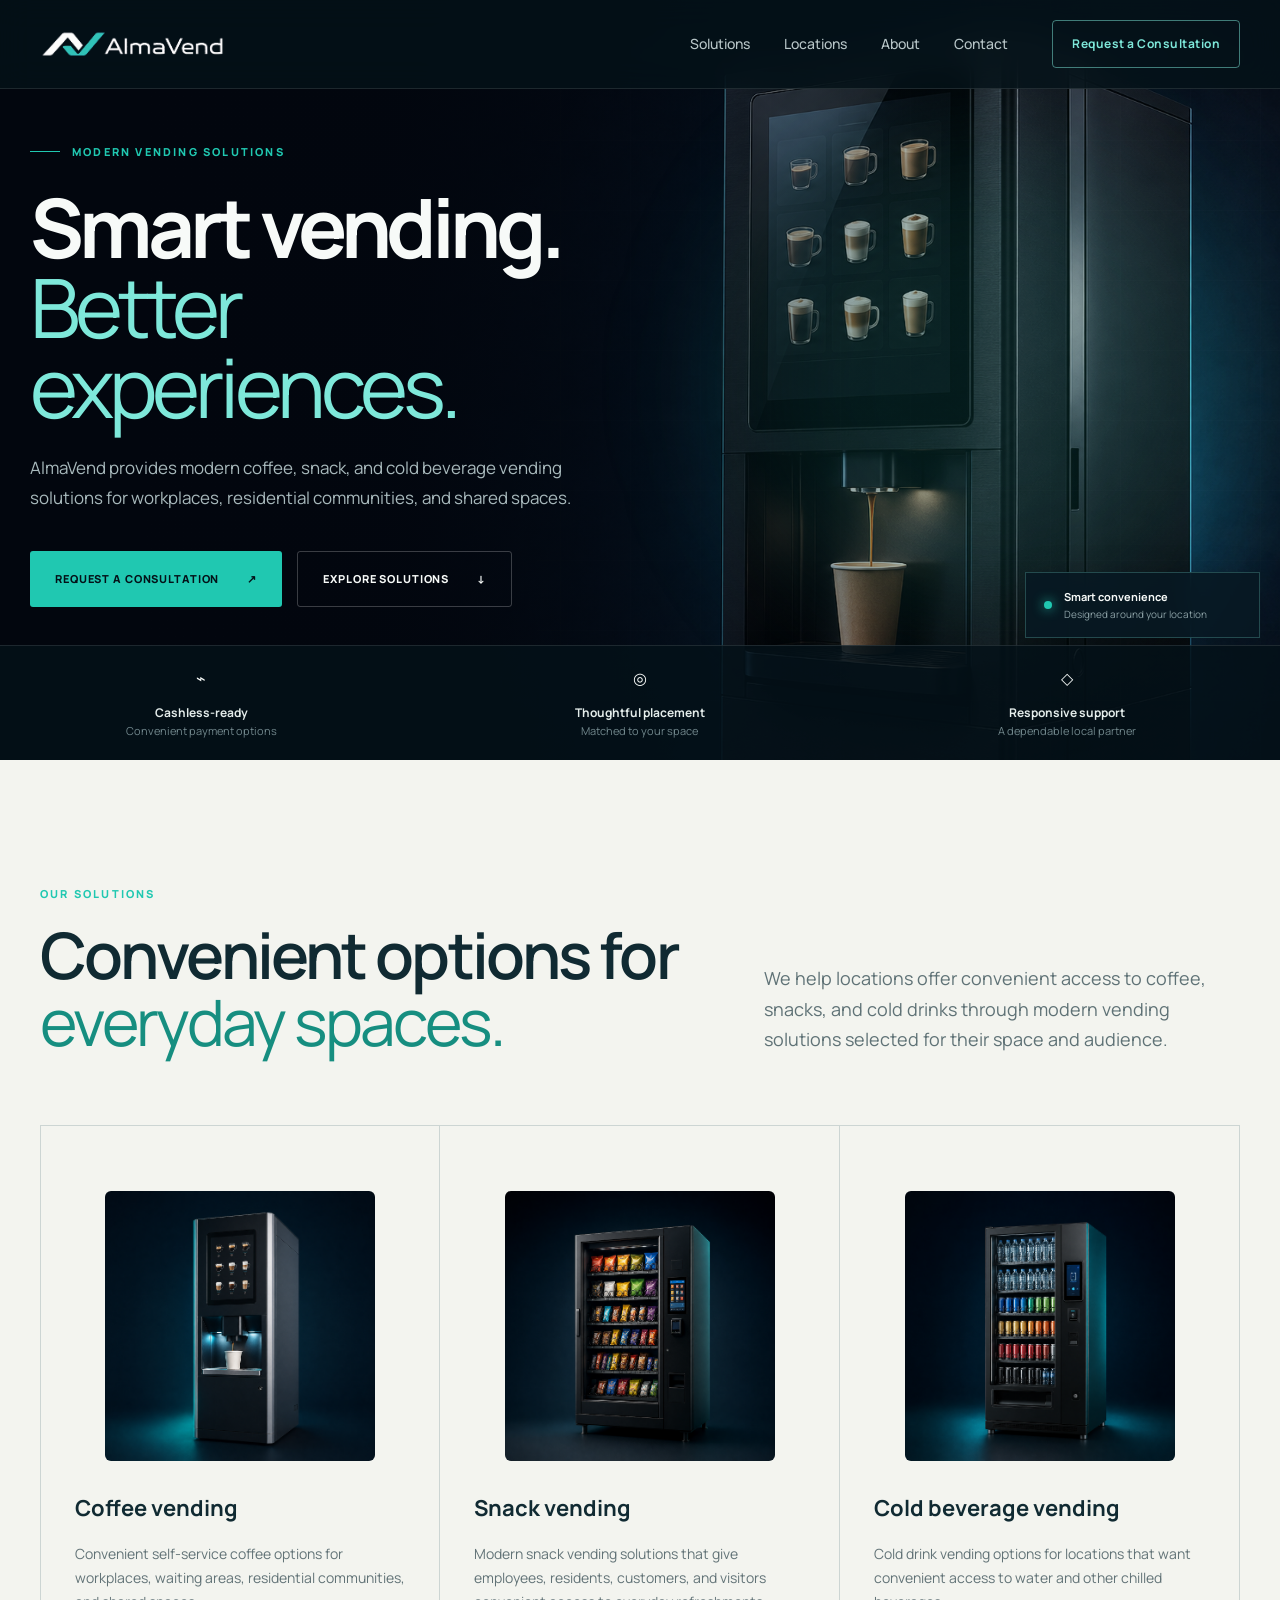
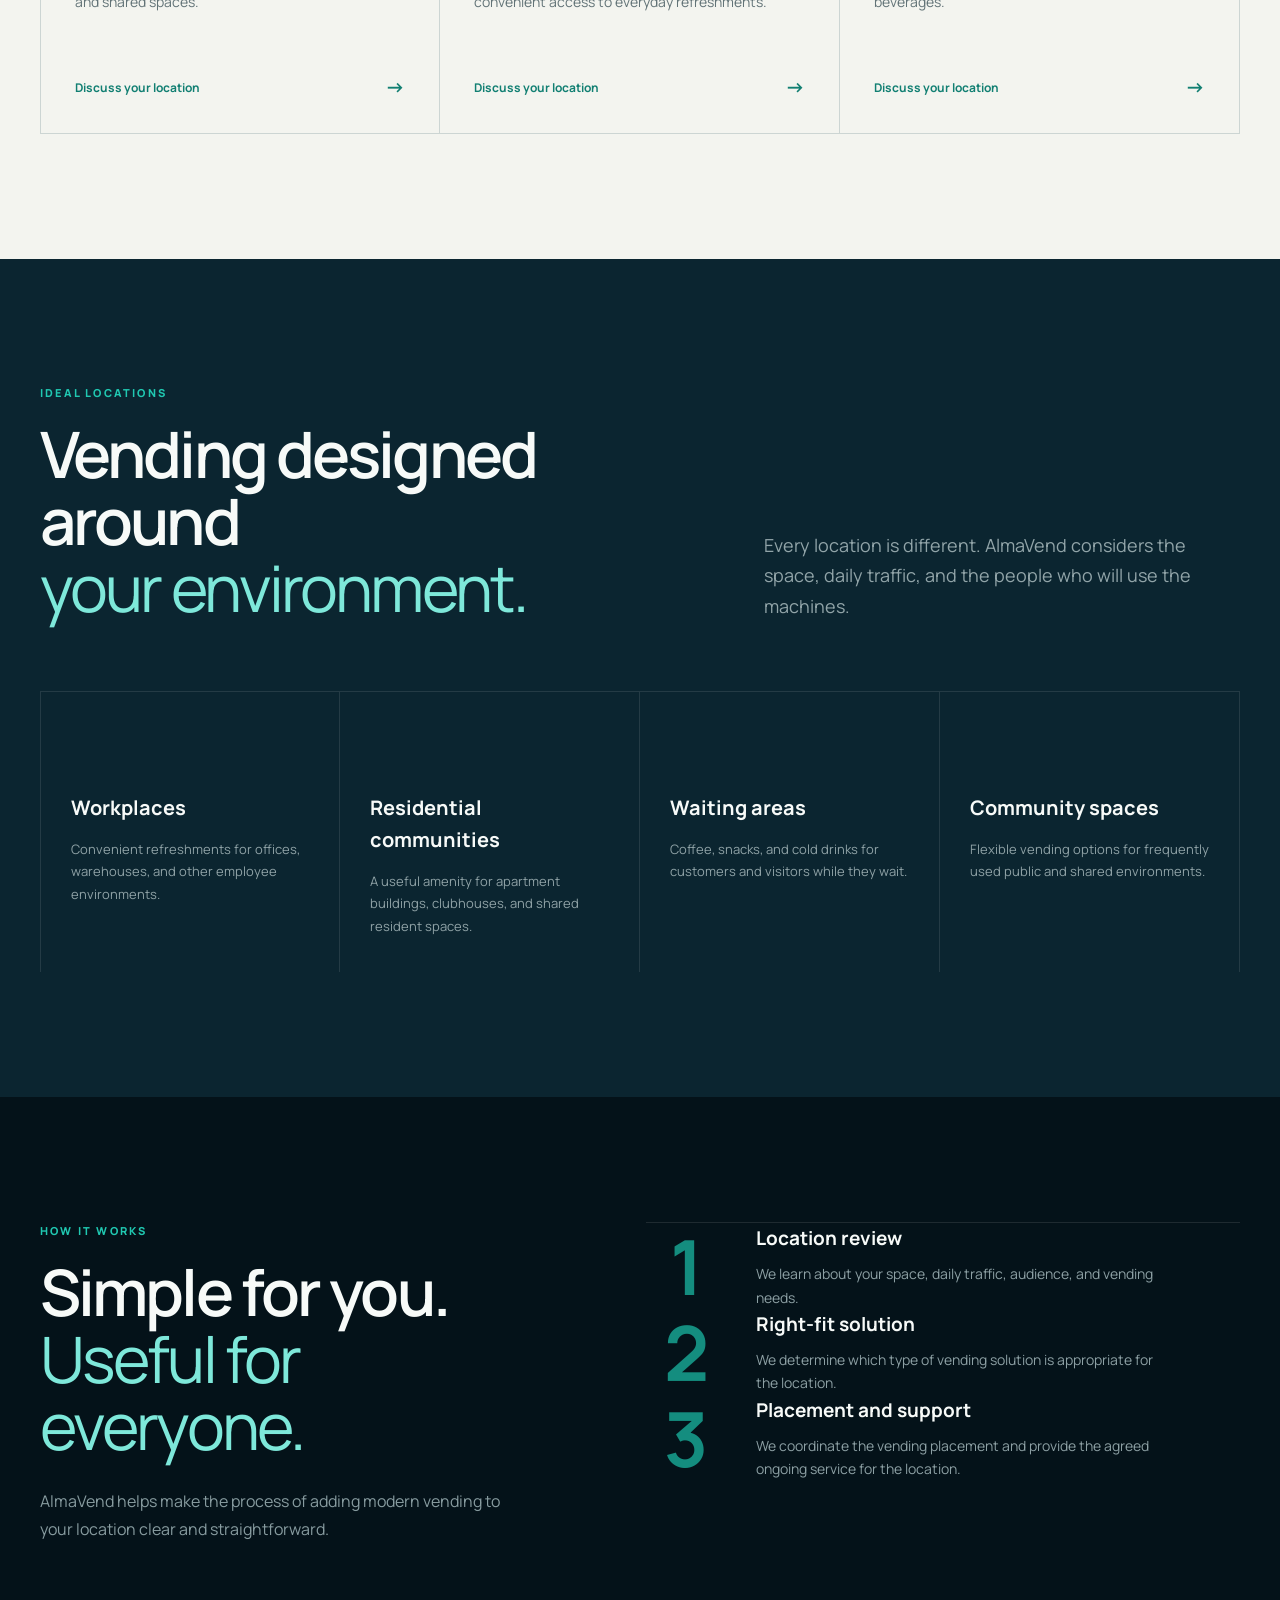
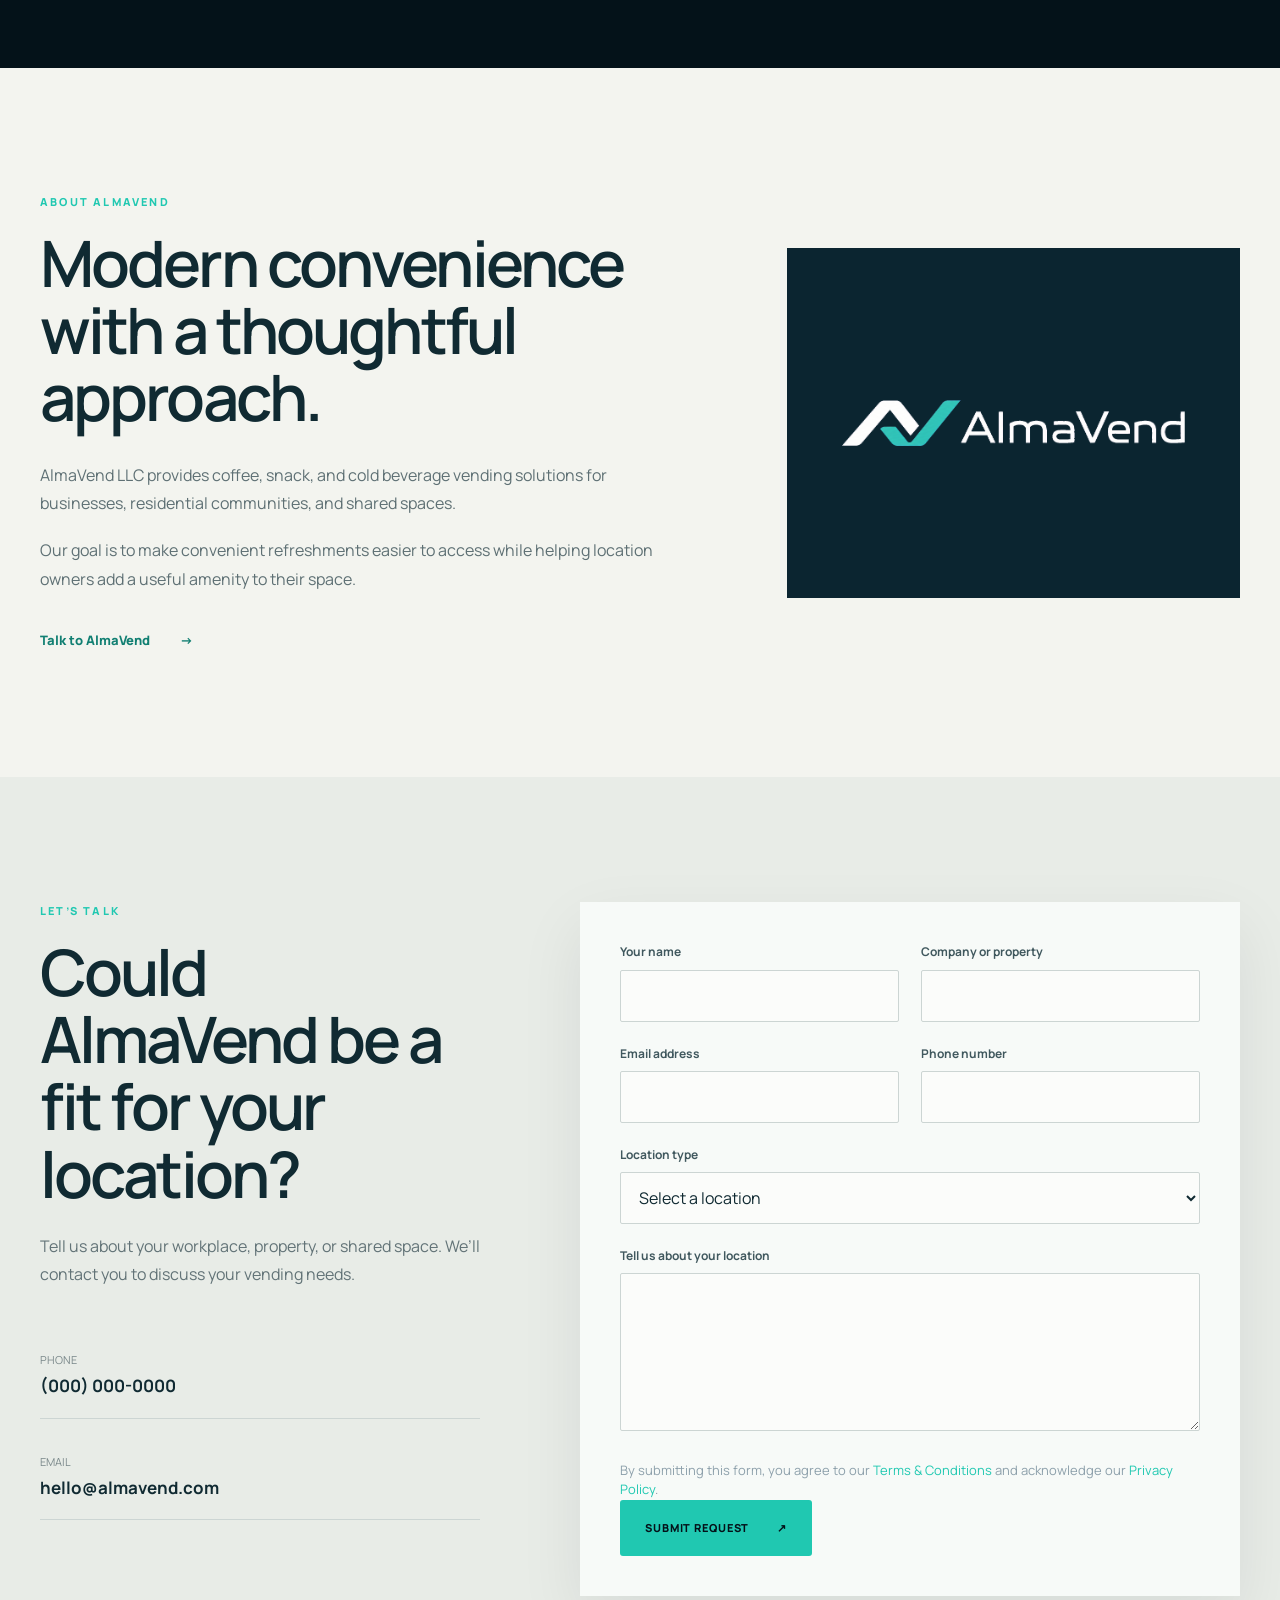
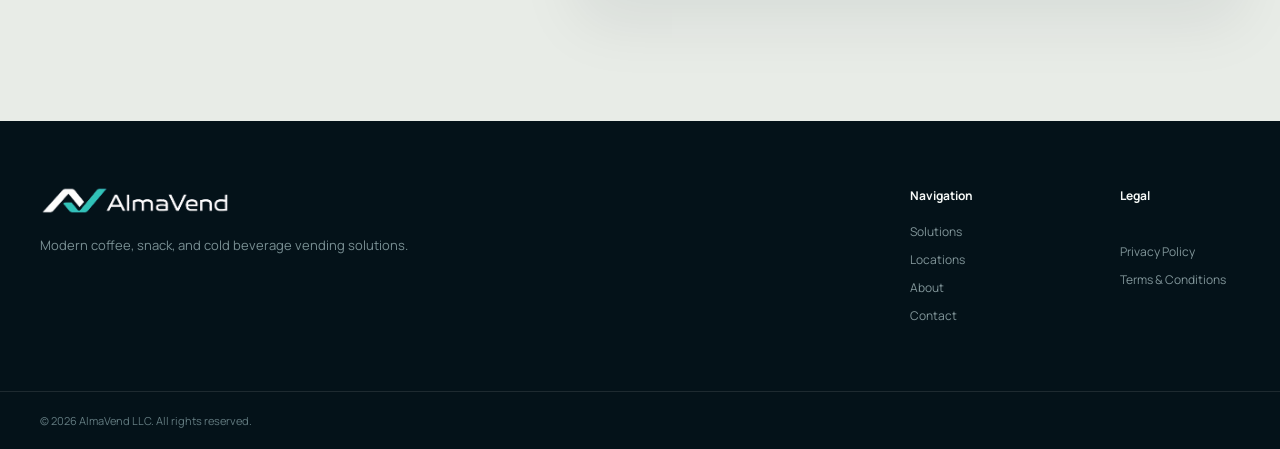
<file: index.html>
<!DOCTYPE html>
<html lang="en">
<head>
  <meta charset="UTF-8">
  <meta name="viewport" content="width=device-width, initial-scale=1.0">
  <title>AlmaVend | Coffee, Snack & Beverage Vending Solutions</title>
  <meta name="description" content="AlmaVend provides modern coffee, snack, and cold beverage vending solutions for workplaces, residential communities, and shared spaces.">
  <meta
    name="keywords"
    content="AlmaVend, vending solutions, coffee vending machines, snack vending machines, cold drink vending machines, workplace vending, commercial vending services"
  >
  <meta name="author" content="AlmaVend LLC">
  <meta name="theme-color" content="#071923">
  <meta property="og:type" content="website">
  <meta
    property="og:title"
    content="AlmaVend | Coffee, Snack & Beverage Vending Solutions"
  >
  <meta
    property="og:description"
    content="Modern coffee, snack, and cold beverage vending solutions for workplaces, residential communities, and shared spaces."
  >
  <meta
    property="og:image"
    content="images/almavend-social-preview.jpg"
  >
  <link
    rel="icon"
    href="images/favicon.png"
    type="image/png"
  >
  <link rel="preconnect" href="https://fonts.googleapis.com">
  <link
    rel="preconnect"
    href="https://fonts.gstatic.com"
    crossorigin
  >
  <link
    href="https://fonts.googleapis.com/css2?family=Manrope:wght@400;500;600;700;800&display=swap"
    rel="stylesheet"
  >
  <link rel="stylesheet" href="styles.css">
</head>
<body>
<body>

  <!-- Header -->
  <header class="site-header">
    <div class="container header-container">

      <a href="index.html" class="logo" aria-label="AlmaVend homepage">
        <img
          src="images/almavend-logo-light.png"
          alt="AlmaVend"
        >
      </a>

      <nav class="main-navigation" aria-label="Main navigation">
        <a href="#solutions">Solutions</a>
        <a href="#locations">Locations</a>
        <a href="#about">About</a>
        <a href="#contact">Contact</a>
      </nav>

      <a href="#contact" class="header-button">
        Request a Consultation
      </a>

      <button
        class="mobile-menu-button"
        type="button"
        aria-label="Open navigation menu"
        aria-expanded="false"
      >
        <span></span>
        <span></span>
        <span></span>
      </button>

    </div>
  </header>


  <main>

    <!-- Hero -->
    <section class="hero" id="home">

      <div class="hero-background-grid"></div>

      <div class="container hero-container">

        <div class="hero-content">

          <p class="eyebrow">
            Modern vending solutions
          </p>

          <h1>
            Smart vending.
            <span>Better experiences.</span>
          </h1>

          <p class="hero-description">
            AlmaVend provides modern coffee, snack, and cold beverage
            vending solutions for workplaces, residential communities,
            and shared spaces.
          </p>

          <div class="hero-buttons">

            <a href="#contact" class="button button-primary">
              Request a Consultation
              <span aria-hidden="true">↗</span>
            </a>

            <a href="#solutions" class="button button-secondary">
              Explore Solutions
              <span aria-hidden="true">↓</span>
            </a>

          </div>

        </div>


        <div class="hero-image">

          

          <div class="hero-image-label">
            <span class="status-dot"></span>

            <div>
              <strong>Smart convenience</strong>
              <span>Designed around your location</span>
            </div>
          </div>

        </div>

      </div>


      <div class="hero-features">

        <div class="container hero-features-container">

          <div class="hero-feature">
            <span class="feature-icon">⌁</span>

            <div>
              <strong>Cashless-ready</strong>
              <span>Convenient payment options</span>
            </div>
          </div>

          <div class="hero-feature">
            <span class="feature-icon">◎</span>

            <div>
              <strong>Thoughtful placement</strong>
              <span>Matched to your space</span>
            </div>
          </div>

          <div class="hero-feature">
            <span class="feature-icon">◇</span>

            <div>
              <strong>Responsive support</strong>
              <span>A dependable local partner</span>
            </div>
          </div>

        </div>

      </div>

    </section>


    <!-- Solutions -->
    <section class="solutions section-light" id="solutions">

      <div class="container">

        <div class="section-heading">

          <div>
            <p class="section-label">Our solutions</p>

            <h2>
              Convenient options for
              <span>everyday spaces.</span>
            </h2>
          </div>

          <p class="section-introduction">
            We help locations offer convenient access to coffee,
            snacks, and cold drinks through modern vending solutions
            selected for their space and audience.
          </p>

        </div>


        <div class="solutions-grid">

          <!-- Coffee -->
          <article class="solution-card">
            <div class="solution-icon coffee-icon">
              <div class="solution-image">
  <img
    src="images/coffee-vending.png"
    alt="Coffee vending machine"
  >
</div>
            </div>

            <h3>Coffee vending</h3>

            <p>
              Convenient self-service coffee options for workplaces,
              waiting areas, residential communities, and shared spaces.
            </p>

            <a href="#contact">
              Discuss your location
              <span aria-hidden="true">→</span>
            </a>

          </article>


          <!-- Snacks -->
          <article class="solution-card">


            <div class="solution-icon snack-icon">
              <div class="solution-image">
  <img
    src="images/snack-vending.png"
    alt="Snack vending machine"
  >
</div>
            </div>

            <h3>Snack vending</h3>

            <p>
              Modern snack vending solutions that give employees,
              residents, customers, and visitors convenient access
              to everyday refreshments.
            </p>

            <a href="#contact">
              Discuss your location
              <span aria-hidden="true">→</span>
            </a>

          </article>


          <!-- Cold drinks -->
          <article class="solution-card">


            <div class="solution-icon drink-icon">
              <div class="solution-image">
  <img
    src="images/cold-drink-vending.png"
    alt="Cold drink vending machine"
  >
</div>
            </div>

            <h3>Cold beverage vending</h3>

            <p>
              Cold drink vending options for locations that want
              convenient access to water and other chilled beverages.
            </p>

            <a href="#contact">
              Discuss your location
              <span aria-hidden="true">→</span>
            </a>

          </article>

        </div>

      </div>

    </section>


    <!-- Locations -->
    <section class="locations" id="locations">

      <div class="container">

        <div class="section-heading section-heading-dark">

          <div>
            <p class="section-label">Ideal locations</p>

            <h2>
              Vending designed around
              <span>your environment.</span>
            </h2>
          </div>

          <p class="section-introduction">
            Every location is different. AlmaVend considers the space,
            daily traffic, and the people who will use the machines.
          </p>

        </div>


        <div class="locations-grid">

          <article class="location-card">

            <h3>Workplaces</h3>
            <p>
              Convenient refreshments for offices, warehouses,
              and other employee environments.
            </p>
          </article>

          <article class="location-card">
        
            <h3>Residential communities</h3>
            <p>
              A useful amenity for apartment buildings,
              clubhouses, and shared resident spaces.
            </p>
          </article>

          <article class="location-card">
         
            <h3>Waiting areas</h3>
            <p>
              Coffee, snacks, and cold drinks for customers
              and visitors while they wait.
            </p>
          </article>

          <article class="location-card">
    
            <h3>Community spaces</h3>
            <p>
              Flexible vending options for frequently used
              public and shared environments.
            </p>
          </article>

        </div>

      </div>

    </section>


    <!-- How It Works -->
    <section class="process" id="about">

      <div class="container process-container">

        <div class="process-heading">

          <p class="section-label">How it works</p>

          <h2>
            Simple for you.
            <span>Useful for everyone.</span>
          </h2>

          <p>
            AlmaVend helps make the process of adding modern vending
            to your location clear and straightforward.
          </p>

        </div>


        <div class="process-steps">

          <article class="process-step">

            <span class="step-number">1</span>

            <div>
              <h3>Location review</h3>

              <p>
                We learn about your space, daily traffic,
                audience, and vending needs.
              </p>
            </div>

          </article>


          <article class="process-step">

            <span class="step-number">2</span>

            <div>
              <h3>Right-fit solution</h3>

              <p>
                We determine which type of vending solution
                is appropriate for the location.
              </p>
            </div>

          </article>


          <article class="process-step">

            <span class="step-number">3</span>

            <div>
              <h3>Placement and support</h3>

              <p>
                We coordinate the vending placement and provide
                the agreed ongoing service for the location.
              </p>
            </div>

          </article>

        </div>

      </div>

    </section>


    <!-- About -->
    <section class="about section-light">

      <div class="container about-container">

        <div class="about-content">

          <p class="section-label">About AlmaVend</p>

          <h2>
            Modern convenience with
            a thoughtful approach.
          </h2>

          <p>
            AlmaVend LLC provides coffee, snack, and cold beverage
            vending solutions for businesses, residential communities,
            and shared spaces.
          </p>

          <p>
            Our goal is to make convenient refreshments easier to access
            while helping location owners add a useful amenity to their space.
          </p>

          <a href="#contact" class="text-link">
            Talk to AlmaVend
            <span aria-hidden="true">→</span>
          </a>

        </div>

        <div class="about-decoration">
  <img
    src="images/almavend-logo-light.png"
    alt="AlmaVend"
  >
</div>

      </div>

    </section>


    <!-- Contact -->
    <section class="contact" id="contact">

      <div class="container contact-container">

        <div class="contact-introduction">

          <p class="section-label">Let’s talk</p>

          <h2>
            Could AlmaVend be a fit
            for your location?
          </h2>

          <p>
            Tell us about your workplace, property, or shared space.
            We’ll contact you to discuss your vending needs.
          </p>


          <div class="contact-details">

            <a href="tel:+10000000000">
              <span>Phone</span>
              <strong>(000) 000-0000</strong>
            </a>

            <a href="mailto:hello@almavend.com">
              <span>Email</span>
              <strong>hello@almavend.com</strong>
            </a>

          </div>

        </div>


        <form
          class="contact-form"
          name="location-request"
          method="POST"
        >

          <div class="form-row">

            <div class="form-group">
              <label for="name">Your name</label>

              <input
                type="text"
                id="name"
                name="name"
                autocomplete="name"
                required
              >
            </div>

            <div class="form-group">
              <label for="company">Company or property</label>

              <input
                type="text"
                id="company"
                name="company"
                autocomplete="organization"
              >
            </div>

          </div>


          <div class="form-row">

            <div class="form-group">
              <label for="email">Email address</label>

              <input
                type="email"
                id="email"
                name="email"
                autocomplete="email"
                required
              >
            </div>

            <div class="form-group">
              <label for="phone">Phone number</label>

              <input
                type="tel"
                id="phone"
                name="phone"
                autocomplete="tel"
              >
            </div>

          </div>


          <div class="form-group">
            <label for="location-type">Location type</label>

            <select id="location-type" name="location-type">
              <option value="">Select a location</option>
              <option value="workplace">Workplace</option>
              <option value="residential">Residential community</option>
              <option value="waiting-area">Waiting area</option>
              <option value="community-space">Community space</option>
              <option value="other">Other</option>
            </select>
          </div>


          <div class="form-group">
            <label for="message">Tell us about your location</label>

            <textarea
              id="message"
              name="message"
              rows="5"
              required
            ></textarea>
          </div>
<p class="form-legal">
  By submitting this form, you agree to our
  <a href="./terms-conditions.html">Terms &amp; Conditions</a>
  and acknowledge our
  <a href="./privacy-policy.html">Privacy Policy</a>.
</p>

          <button type="submit" class="button button-primary">
            Submit Request
            <span aria-hidden="true">↗</span>
          </button>

        </form>

      </div>

    </section>

  </main>


  <!-- Footer -->
  <footer class="site-footer">

    <div class="container footer-container">

      <div class="footer-brand">

        <img
          src="images/almavend-logo-light.png"
          alt="AlmaVend"
        >

        <p>
          Modern coffee, snack, and cold beverage vending solutions.
        </p>

      </div>


      <div class="footer-navigation">

        <div>
          <strong>Navigation</strong>
          <a href="#solutions">Solutions</a>
          <a href="#locations">Locations</a>
          <a href="#about">About</a>
          <a href="#contact">Contact</a>
        </div>

        <div>
          <strong>Legal</strong>
          <div class="footer-legal">
  <a href="./privacy-policy.html">Privacy Policy</a>
  <a href="./terms-conditions.html">Terms &amp; Conditions</a>
</div>
        </div>

      </div>

    </div>


    <div class="footer-bottom">

      <div class="container">
        <p>© 2026 AlmaVend LLC. All rights reserved.</p>
      </div>

    </div>

  </footer>


  <script src="script.js"></script>

</body>
</body>
</html>
</file>
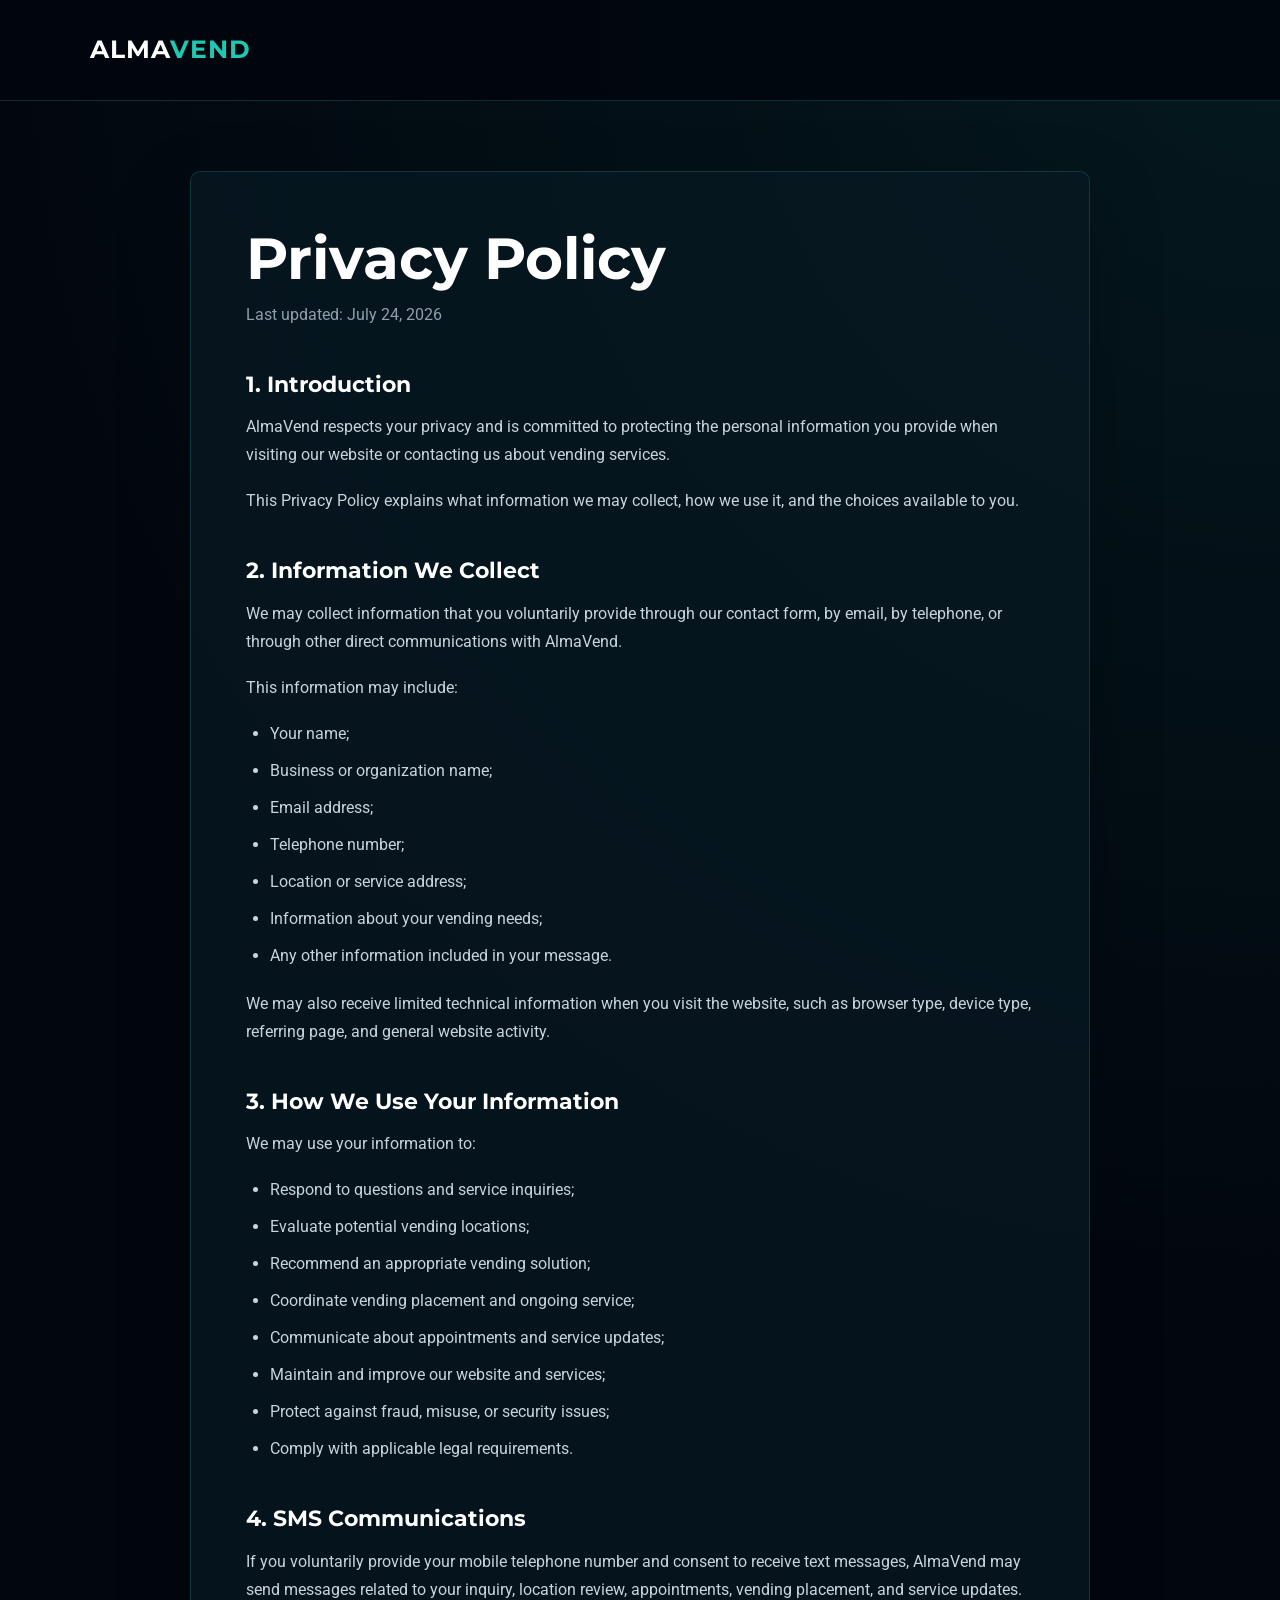
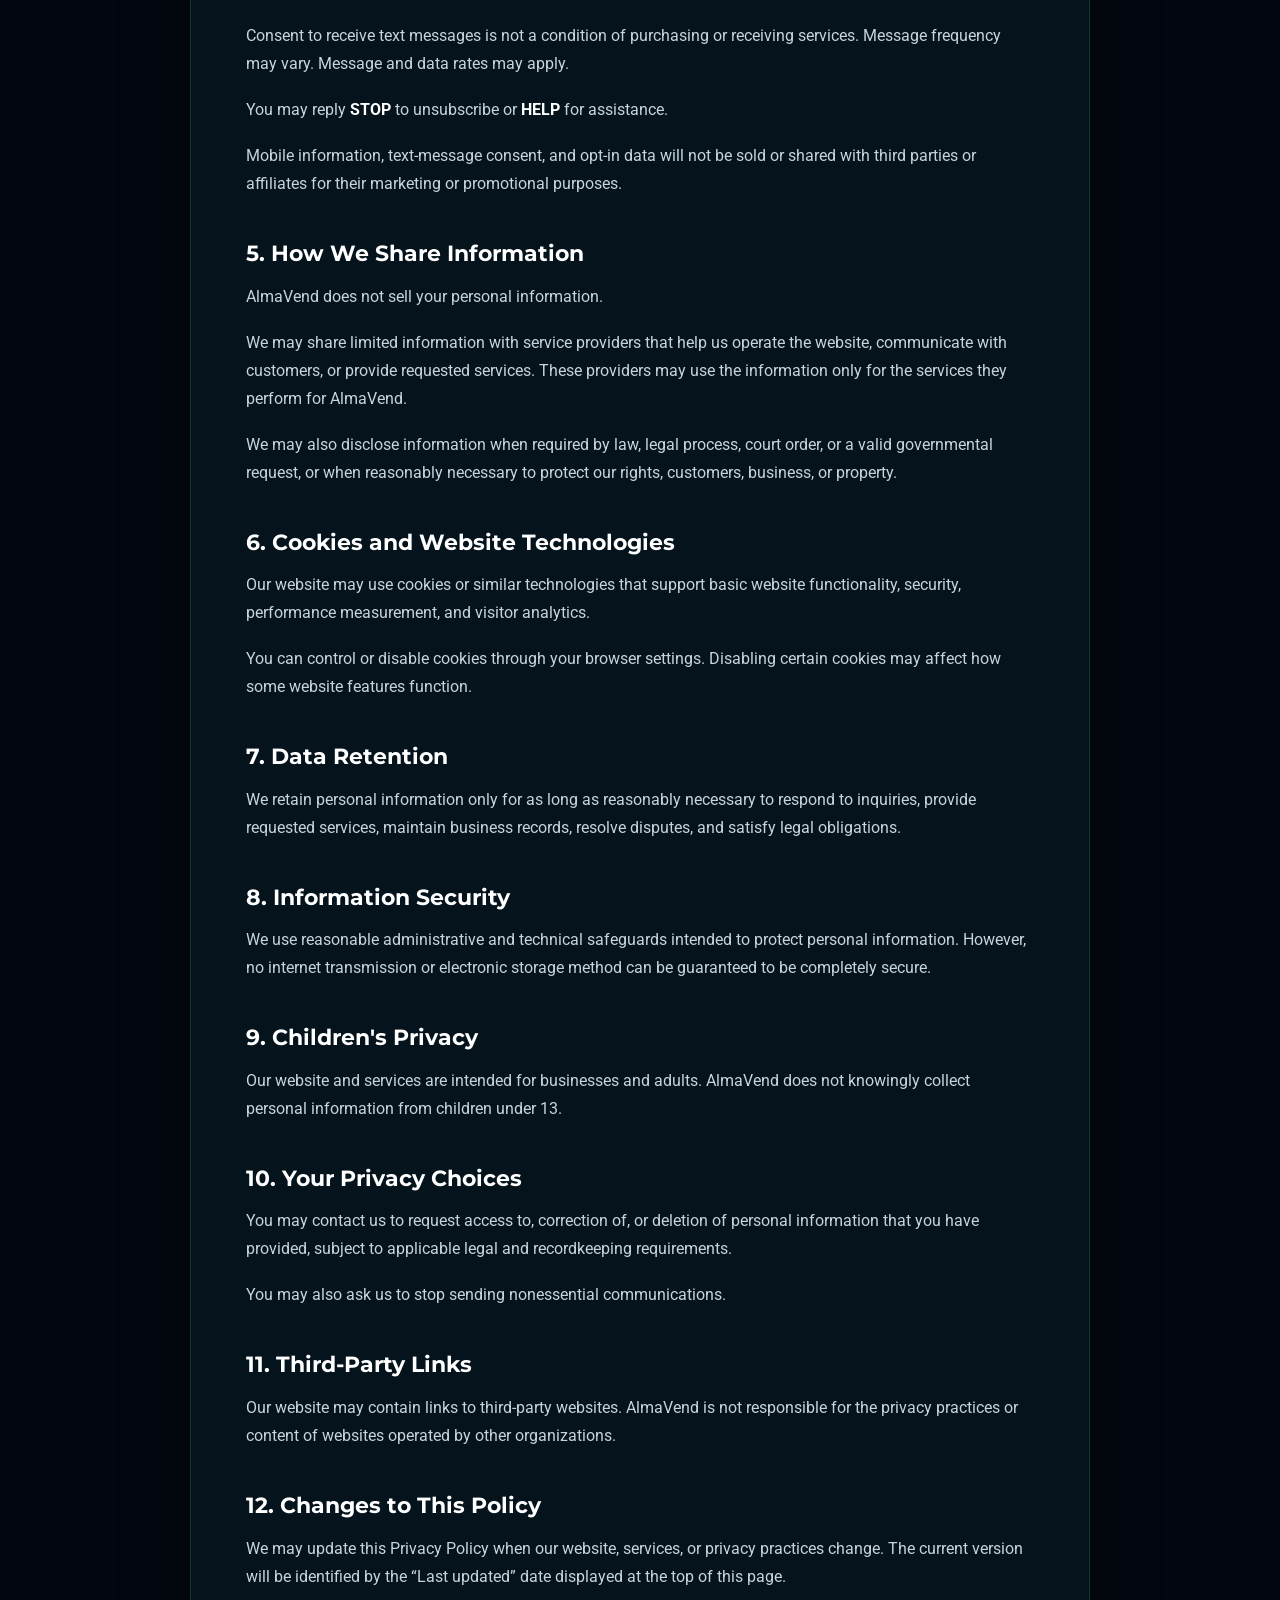
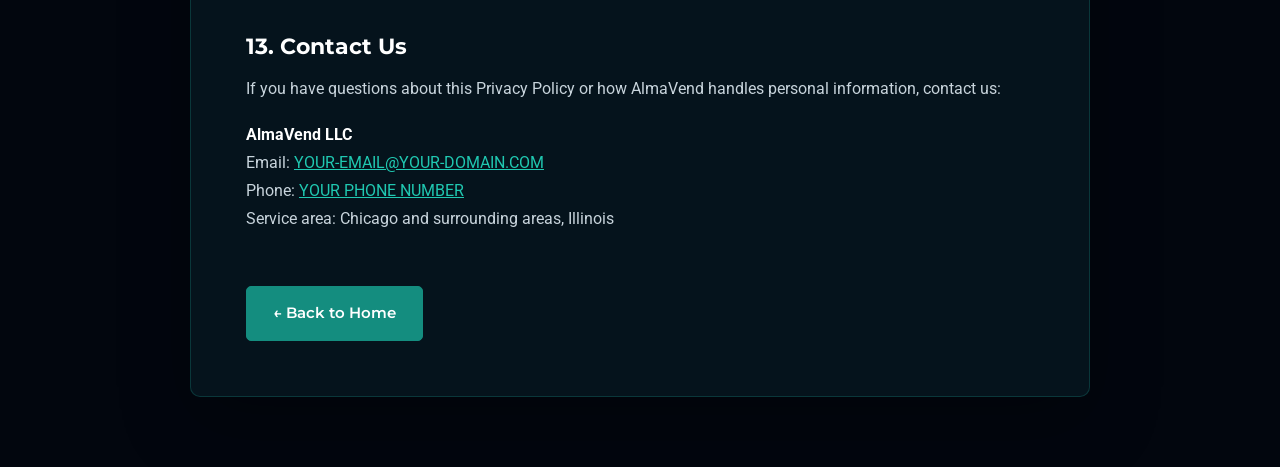
<file: privacy-policy.html>
<!DOCTYPE html>
<html lang="en">

<head>
  <meta charset="UTF-8">

  <meta
    name="viewport"
    content="width=device-width, initial-scale=1.0"
  >

  <meta
    name="description"
    content="Read the AlmaVend privacy policy and learn how we collect, use, and protect your information."
  >

  <title>Privacy Policy | AlmaVend</title>

  <link
    rel="icon"
    href="images/favicon.png"
    type="image/png"
  >

  <link
    href="https://fonts.googleapis.com/css2?family=Montserrat:wght@400;600;700&family=Roboto:wght@400;500&display=swap"
    rel="stylesheet"
  >

  <style>
    :root {
      --dark: #02060e;
      --navy: #071923;
      --teal: #148d7f;
      --light-teal: #20c8b1;
      --white: #ffffff;
      --text: #c8d4dc;
      --border: rgba(32, 200, 177, 0.2);
    }

    * {
      box-sizing: border-box;
      margin: 0;
      padding: 0;
    }

    body {
      background:
        radial-gradient(
          circle at top right,
          rgba(20, 141, 127, 0.14),
          transparent 35%
        ),
        var(--dark);

      color: var(--text);
      font-family: "Roboto", sans-serif;
      font-size: 16px;
      line-height: 1.75;
    }

    .policy-header {
      padding: 28px 24px;
      border-bottom: 1px solid var(--border);
      background: rgba(2, 6, 14, 0.9);
    }

    .policy-header-container {
      width: 100%;
      max-width: 1100px;
      margin: 0 auto;
    }

    .logo {
      color: var(--white);
      font-family: "Montserrat", sans-serif;
      font-size: 25px;
      font-weight: 700;
      letter-spacing: 1px;
      text-decoration: none;
    }

    .logo span {
      color: var(--light-teal);
    }

    .policy-container {
      width: calc(100% - 40px);
      max-width: 900px;
      margin: 70px auto;
      padding: 55px;
      border: 1px solid var(--border);
      border-radius: 10px;
      background: rgba(7, 25, 35, 0.72);
      box-shadow: 0 25px 70px rgba(0, 0, 0, 0.25);
    }

    h1,
    h2 {
      color: var(--white);
      font-family: "Montserrat", sans-serif;
    }

    h1 {
      margin-bottom: 10px;
      font-size: clamp(36px, 6vw, 58px);
      line-height: 1.1;
    }

    h2 {
      margin-top: 42px;
      margin-bottom: 14px;
      font-size: 22px;
      line-height: 1.3;
    }

    p {
      margin-bottom: 18px;
    }

    ul {
      margin: 0 0 20px 24px;
    }

    li {
      margin-bottom: 9px;
    }

    strong {
      color: var(--white);
    }

    a {
      color: var(--light-teal);
    }

    .updated-date {
      margin-bottom: 40px;
      color: #8da0ab;
    }

    .back-button {
      display: inline-flex;
      align-items: center;
      justify-content: center;
      margin-top: 35px;
      padding: 13px 26px;
      border: 1px solid var(--teal);
      border-radius: 5px;
      background: var(--teal);
      color: var(--white);
      font-family: "Montserrat", sans-serif;
      font-size: 15px;
      font-weight: 600;
      text-decoration: none;
      transition:
        background-color 0.3s ease,
        border-color 0.3s ease,
        transform 0.3s ease;
    }

    .back-button:hover {
      border-color: var(--light-teal);
      background: var(--light-teal);
      transform: translateY(-2px);
    }

    @media (max-width: 768px) {
      .policy-container {
        width: calc(100% - 30px);
        margin: 35px auto;
        padding: 32px 22px;
      }

      h1 {
        font-size: 38px;
      }

      h2 {
        margin-top: 34px;
        font-size: 20px;
      }
    }
  </style>
</head>

<body>

  <header class="policy-header">
    <div class="policy-header-container">
      <a href="index.html" class="logo">
        ALMA<span>VEND</span>
      </a>
    </div>
  </header>

  <main class="policy-container">

    <h1>Privacy Policy</h1>

    <p class="updated-date">
      Last updated: July 24, 2026
    </p>

    <section>
      <h2>1. Introduction</h2>

      <p>
        AlmaVend respects your privacy and is committed to protecting
        the personal information you provide when visiting our website
        or contacting us about vending services.
      </p>

      <p>
        This Privacy Policy explains what information we may collect,
        how we use it, and the choices available to you.
      </p>
    </section>

    <section>
      <h2>2. Information We Collect</h2>

      <p>
        We may collect information that you voluntarily provide through
        our contact form, by email, by telephone, or through other direct
        communications with AlmaVend.
      </p>

      <p>This information may include:</p>

      <ul>
        <li>Your name;</li>
        <li>Business or organization name;</li>
        <li>Email address;</li>
        <li>Telephone number;</li>
        <li>Location or service address;</li>
        <li>Information about your vending needs;</li>
        <li>Any other information included in your message.</li>
      </ul>

      <p>
        We may also receive limited technical information when you visit
        the website, such as browser type, device type, referring page,
        and general website activity.
      </p>
    </section>

    <section>
      <h2>3. How We Use Your Information</h2>

      <p>We may use your information to:</p>

      <ul>
        <li>Respond to questions and service inquiries;</li>
        <li>Evaluate potential vending locations;</li>
        <li>Recommend an appropriate vending solution;</li>
        <li>Coordinate vending placement and ongoing service;</li>
        <li>Communicate about appointments and service updates;</li>
        <li>Maintain and improve our website and services;</li>
        <li>Protect against fraud, misuse, or security issues;</li>
        <li>Comply with applicable legal requirements.</li>
      </ul>
    </section>

    <section>
      <h2>4. SMS Communications</h2>

      <p>
        If you voluntarily provide your mobile telephone number and
        consent to receive text messages, AlmaVend may send messages
        related to your inquiry, location review, appointments, vending
        placement, and service updates.
      </p>

      <p>
        Consent to receive text messages is not a condition of purchasing
        or receiving services. Message frequency may vary. Message and
        data rates may apply.
      </p>

      <p>
        You may reply <strong>STOP</strong> to unsubscribe or
        <strong>HELP</strong> for assistance.
      </p>

      <p>
        Mobile information, text-message consent, and opt-in data will
        not be sold or shared with third parties or affiliates for their
        marketing or promotional purposes.
      </p>
    </section>

    <section>
      <h2>5. How We Share Information</h2>

      <p>
        AlmaVend does not sell your personal information.
      </p>

      <p>
        We may share limited information with service providers that help
        us operate the website, communicate with customers, or provide
        requested services. These providers may use the information only
        for the services they perform for AlmaVend.
      </p>

      <p>
        We may also disclose information when required by law, legal
        process, court order, or a valid governmental request, or when
        reasonably necessary to protect our rights, customers, business,
        or property.
      </p>
    </section>

    <section>
      <h2>6. Cookies and Website Technologies</h2>

      <p>
        Our website may use cookies or similar technologies that support
        basic website functionality, security, performance measurement,
        and visitor analytics.
      </p>

      <p>
        You can control or disable cookies through your browser settings.
        Disabling certain cookies may affect how some website features
        function.
      </p>
    </section>

    <section>
      <h2>7. Data Retention</h2>

      <p>
        We retain personal information only for as long as reasonably
        necessary to respond to inquiries, provide requested services,
        maintain business records, resolve disputes, and satisfy legal
        obligations.
      </p>
    </section>

    <section>
      <h2>8. Information Security</h2>

      <p>
        We use reasonable administrative and technical safeguards intended
        to protect personal information. However, no internet transmission
        or electronic storage method can be guaranteed to be completely
        secure.
      </p>
    </section>

    <section>
      <h2>9. Children's Privacy</h2>

      <p>
        Our website and services are intended for businesses and adults.
        AlmaVend does not knowingly collect personal information from
        children under 13.
      </p>
    </section>

    <section>
      <h2>10. Your Privacy Choices</h2>

      <p>
        You may contact us to request access to, correction of, or deletion
        of personal information that you have provided, subject to applicable
        legal and recordkeeping requirements.
      </p>

      <p>
        You may also ask us to stop sending nonessential communications.
      </p>
    </section>

    <section>
      <h2>11. Third-Party Links</h2>

      <p>
        Our website may contain links to third-party websites. AlmaVend is
        not responsible for the privacy practices or content of websites
        operated by other organizations.
      </p>
    </section>

    <section>
      <h2>12. Changes to This Policy</h2>

      <p>
        We may update this Privacy Policy when our website, services, or
        privacy practices change. The current version will be identified
        by the “Last updated” date displayed at the top of this page.
      </p>
    </section>

    <section>
      <h2>13. Contact Us</h2>

      <p>
        If you have questions about this Privacy Policy or how AlmaVend
        handles personal information, contact us:
      </p>

      <p>
        <strong>AlmaVend LLC</strong><br>
        Email:
        <a href="mailto:YOUR-EMAIL@YOUR-DOMAIN.COM">
          YOUR-EMAIL@YOUR-DOMAIN.COM
        </a><br>
        Phone:
        <a href="tel:+1XXXXXXXXXX">
          YOUR PHONE NUMBER
        </a><br>
        Service area: Chicago and surrounding areas, Illinois
      </p>
    </section>

    <a href="index.html" class="back-button">
      ← Back to Home
    </a>

  </main>

</body>
</html>
</file>
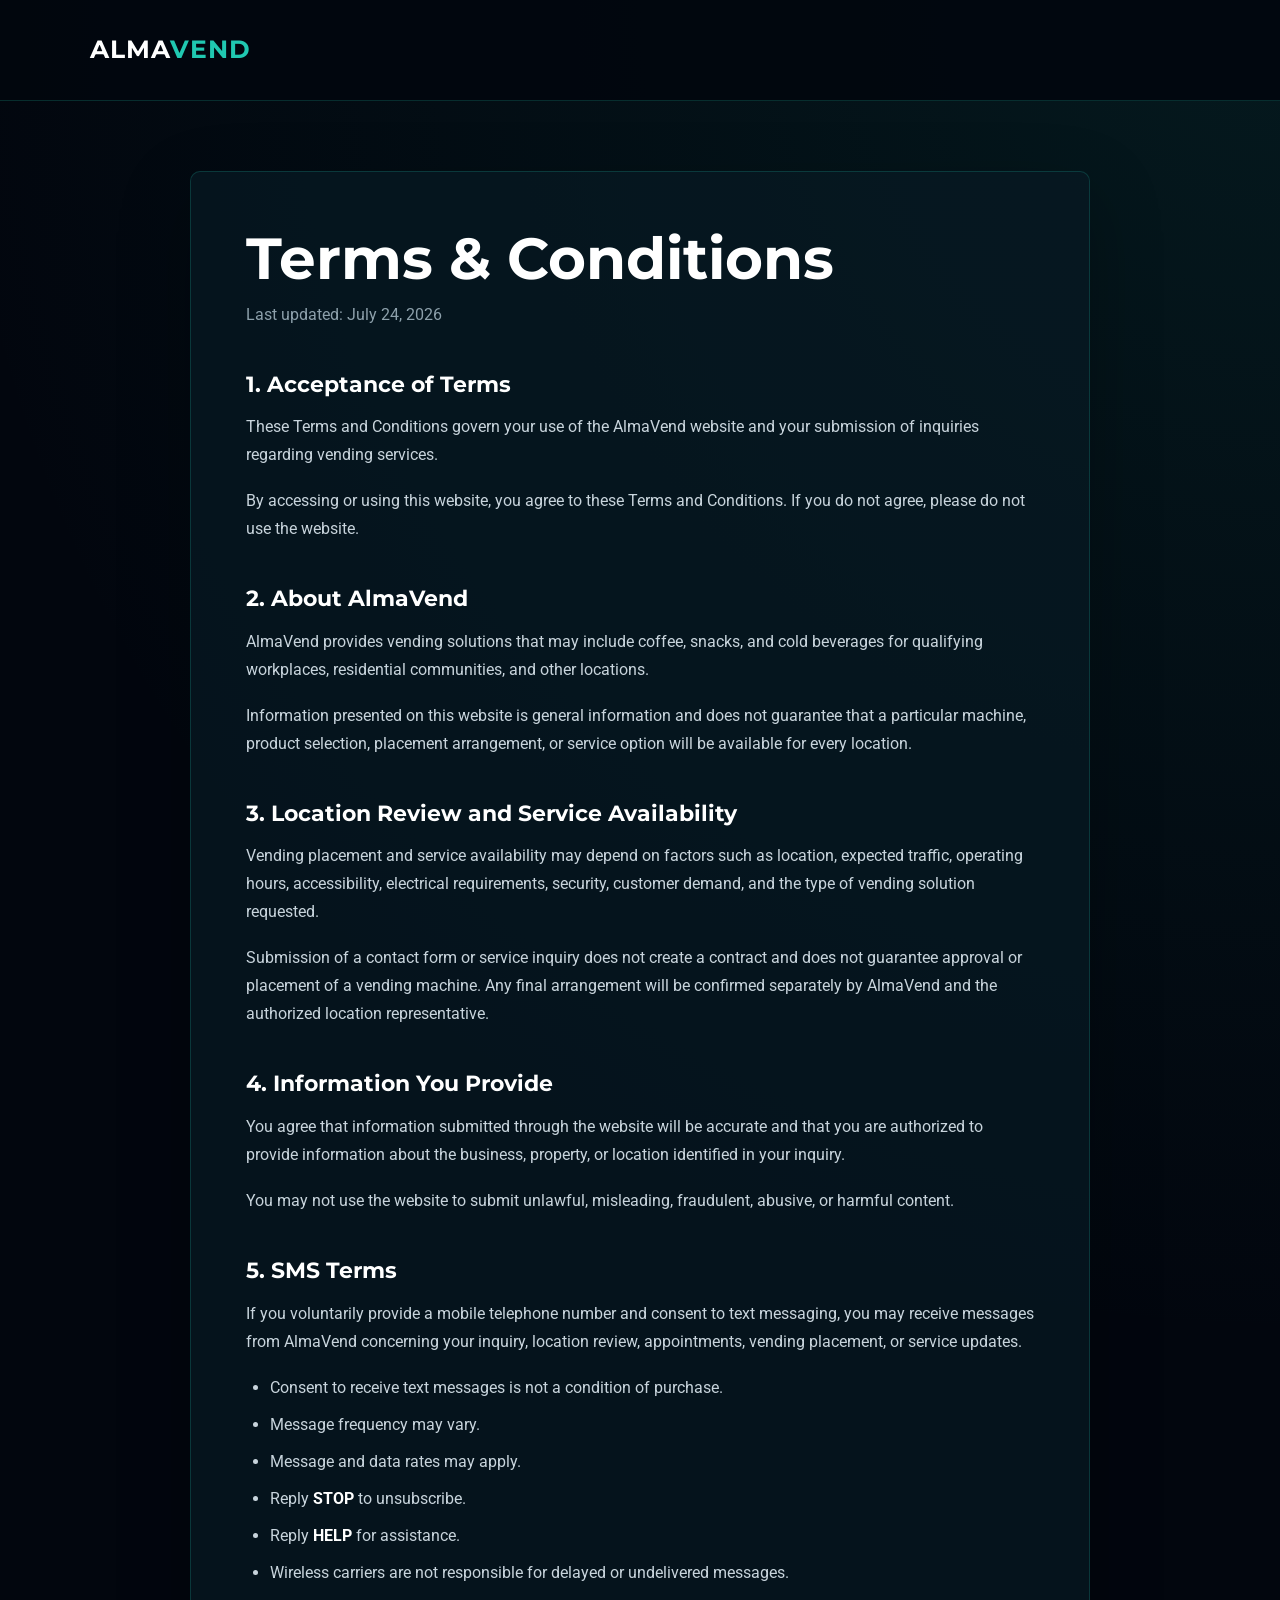
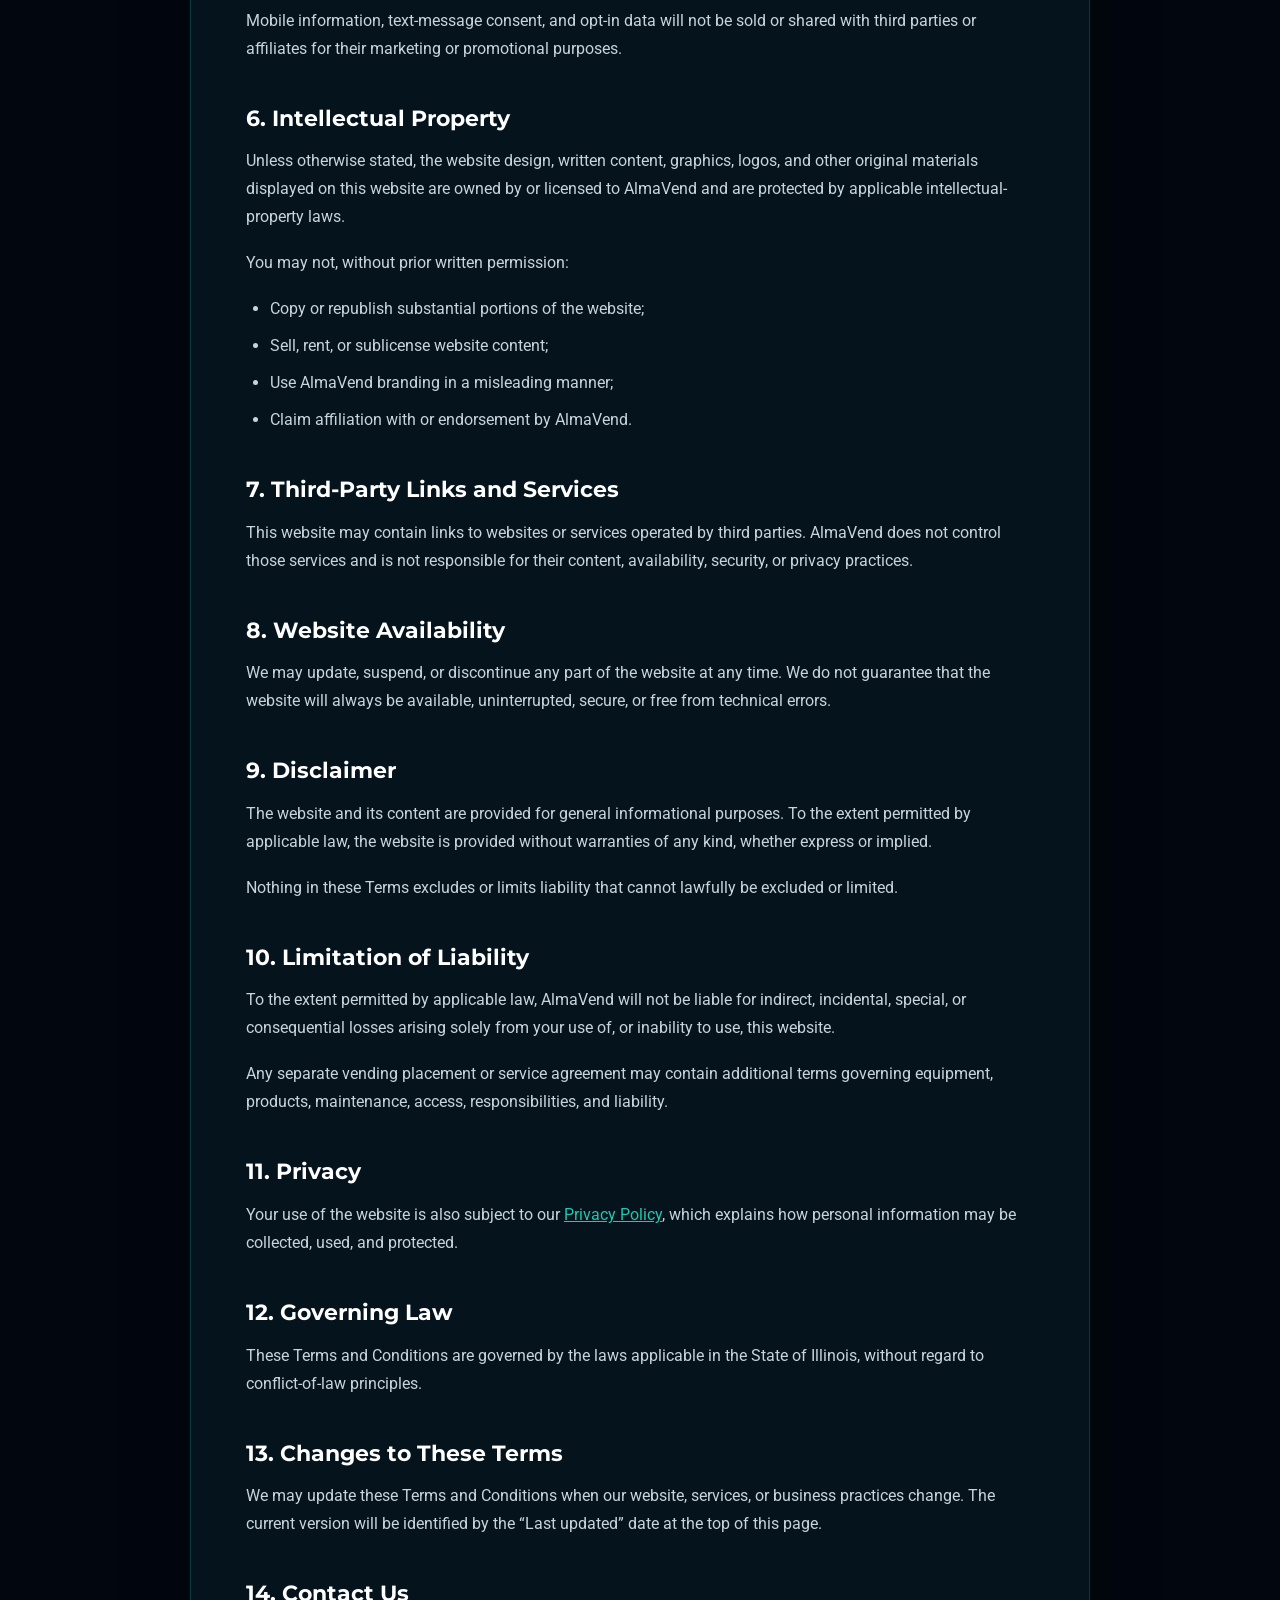
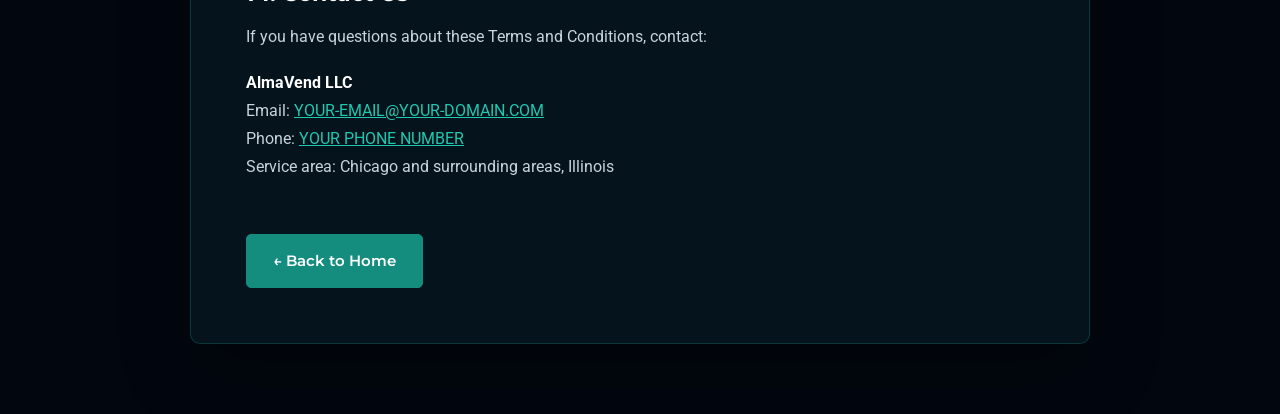
<file: terms-conditions.html>
<!DOCTYPE html>
<html lang="en">

<head>
  <meta charset="UTF-8">

  <meta
    name="viewport"
    content="width=device-width, initial-scale=1.0"
  >

  <meta
    name="description"
    content="Read the terms and conditions for using the AlmaVend website and requesting vending services."
  >

  <title>Terms &amp; Conditions | AlmaVend</title>

  <link
    rel="icon"
    href="images/favicon.png"
    type="image/png"
  >

  <link
    href="https://fonts.googleapis.com/css2?family=Montserrat:wght@400;600;700&family=Roboto:wght@400;500&display=swap"
    rel="stylesheet"
  >

  <style>
    :root {
      --dark: #02060e;
      --navy: #071923;
      --teal: #148d7f;
      --light-teal: #20c8b1;
      --white: #ffffff;
      --text: #c8d4dc;
      --muted: #8da0ab;
      --border: rgba(32, 200, 177, 0.2);
    }

    * {
      box-sizing: border-box;
      margin: 0;
      padding: 0;
    }

    body {
      background:
        radial-gradient(
          circle at top right,
          rgba(20, 141, 127, 0.14),
          transparent 35%
        ),
        var(--dark);
      color: var(--text);
      font-family: "Roboto", sans-serif;
      font-size: 16px;
      line-height: 1.75;
    }

    .terms-header {
      padding: 28px 24px;
      border-bottom: 1px solid var(--border);
      background: rgba(2, 6, 14, 0.9);
    }

    .terms-header-container {
      width: 100%;
      max-width: 1100px;
      margin: 0 auto;
    }

    .logo {
      color: var(--white);
      font-family: "Montserrat", sans-serif;
      font-size: 25px;
      font-weight: 700;
      letter-spacing: 1px;
      text-decoration: none;
    }

    .logo span {
      color: var(--light-teal);
    }

    .terms-container {
      width: calc(100% - 40px);
      max-width: 900px;
      margin: 70px auto;
      padding: 55px;
      border: 1px solid var(--border);
      border-radius: 10px;
      background: rgba(7, 25, 35, 0.72);
      box-shadow: 0 25px 70px rgba(0, 0, 0, 0.25);
    }

    h1,
    h2 {
      color: var(--white);
      font-family: "Montserrat", sans-serif;
    }

    h1 {
      margin-bottom: 10px;
      font-size: clamp(36px, 6vw, 58px);
      line-height: 1.1;
    }

    h2 {
      margin-top: 42px;
      margin-bottom: 14px;
      font-size: 22px;
      line-height: 1.3;
    }

    p {
      margin-bottom: 18px;
    }

    ul {
      margin: 0 0 20px 24px;
    }

    li {
      margin-bottom: 9px;
    }

    strong {
      color: var(--white);
    }

    a {
      color: var(--light-teal);
    }

    .updated-date {
      margin-bottom: 40px;
      color: var(--muted);
    }

    .back-button {
      display: inline-flex;
      align-items: center;
      justify-content: center;
      margin-top: 35px;
      padding: 13px 26px;
      border: 1px solid var(--teal);
      border-radius: 5px;
      background: var(--teal);
      color: var(--white);
      font-family: "Montserrat", sans-serif;
      font-size: 15px;
      font-weight: 600;
      text-decoration: none;
      transition:
        background-color 0.3s ease,
        border-color 0.3s ease,
        transform 0.3s ease;
    }

    .back-button:hover {
      border-color: var(--light-teal);
      background: var(--light-teal);
      transform: translateY(-2px);
    }

    @media (max-width: 768px) {
      .terms-container {
        width: calc(100% - 30px);
        margin: 35px auto;
        padding: 32px 22px;
      }

      h1 {
        font-size: 38px;
      }

      h2 {
        margin-top: 34px;
        font-size: 20px;
      }
    }
  </style>
</head>

<body>

  <header class="terms-header">
    <div class="terms-header-container">
      <a href="index.html" class="logo">
        ALMA<span>VEND</span>
      </a>
    </div>
  </header>

  <main class="terms-container">

    <h1>Terms &amp; Conditions</h1>

    <p class="updated-date">
      Last updated: July 24, 2026
    </p>

    <section>
      <h2>1. Acceptance of Terms</h2>

      <p>
        These Terms and Conditions govern your use of the AlmaVend website
        and your submission of inquiries regarding vending services.
      </p>

      <p>
        By accessing or using this website, you agree to these Terms and
        Conditions. If you do not agree, please do not use the website.
      </p>
    </section>

    <section>
      <h2>2. About AlmaVend</h2>

      <p>
        AlmaVend provides vending solutions that may include coffee,
        snacks, and cold beverages for qualifying workplaces, residential
        communities, and other locations.
      </p>

      <p>
        Information presented on this website is general information and
        does not guarantee that a particular machine, product selection,
        placement arrangement, or service option will be available for
        every location.
      </p>
    </section>

    <section>
      <h2>3. Location Review and Service Availability</h2>

      <p>
        Vending placement and service availability may depend on factors
        such as location, expected traffic, operating hours, accessibility,
        electrical requirements, security, customer demand, and the type
        of vending solution requested.
      </p>

      <p>
        Submission of a contact form or service inquiry does not create a
        contract and does not guarantee approval or placement of a vending
        machine. Any final arrangement will be confirmed separately by
        AlmaVend and the authorized location representative.
      </p>
    </section>

    <section>
      <h2>4. Information You Provide</h2>

      <p>
        You agree that information submitted through the website will be
        accurate and that you are authorized to provide information about
        the business, property, or location identified in your inquiry.
      </p>

      <p>
        You may not use the website to submit unlawful, misleading,
        fraudulent, abusive, or harmful content.
      </p>
    </section>

    <section>
      <h2>5. SMS Terms</h2>

      <p>
        If you voluntarily provide a mobile telephone number and consent
        to text messaging, you may receive messages from AlmaVend concerning
        your inquiry, location review, appointments, vending placement, or
        service updates.
      </p>

      <ul>
        <li>Consent to receive text messages is not a condition of purchase.</li>
        <li>Message frequency may vary.</li>
        <li>Message and data rates may apply.</li>
        <li>Reply <strong>STOP</strong> to unsubscribe.</li>
        <li>Reply <strong>HELP</strong> for assistance.</li>
        <li>Wireless carriers are not responsible for delayed or undelivered messages.</li>
      </ul>

      <p>
        Mobile information, text-message consent, and opt-in data will not
        be sold or shared with third parties or affiliates for their
        marketing or promotional purposes.
      </p>
    </section>

    <section>
      <h2>6. Intellectual Property</h2>

      <p>
        Unless otherwise stated, the website design, written content,
        graphics, logos, and other original materials displayed on this
        website are owned by or licensed to AlmaVend and are protected by
        applicable intellectual-property laws.
      </p>

      <p>You may not, without prior written permission:</p>

      <ul>
        <li>Copy or republish substantial portions of the website;</li>
        <li>Sell, rent, or sublicense website content;</li>
        <li>Use AlmaVend branding in a misleading manner;</li>
        <li>Claim affiliation with or endorsement by AlmaVend.</li>
      </ul>
    </section>

    <section>
      <h2>7. Third-Party Links and Services</h2>

      <p>
        This website may contain links to websites or services operated by
        third parties. AlmaVend does not control those services and is not
        responsible for their content, availability, security, or privacy
        practices.
      </p>
    </section>

    <section>
      <h2>8. Website Availability</h2>

      <p>
        We may update, suspend, or discontinue any part of the website at
        any time. We do not guarantee that the website will always be
        available, uninterrupted, secure, or free from technical errors.
      </p>
    </section>

    <section>
      <h2>9. Disclaimer</h2>

      <p>
        The website and its content are provided for general informational
        purposes. To the extent permitted by applicable law, the website is
        provided without warranties of any kind, whether express or implied.
      </p>

      <p>
        Nothing in these Terms excludes or limits liability that cannot
        lawfully be excluded or limited.
      </p>
    </section>

    <section>
      <h2>10. Limitation of Liability</h2>

      <p>
        To the extent permitted by applicable law, AlmaVend will not be
        liable for indirect, incidental, special, or consequential losses
        arising solely from your use of, or inability to use, this website.
      </p>

      <p>
        Any separate vending placement or service agreement may contain
        additional terms governing equipment, products, maintenance,
        access, responsibilities, and liability.
      </p>
    </section>

    <section>
      <h2>11. Privacy</h2>

      <p>
        Your use of the website is also subject to our
        <a href="privacy-policy.html">Privacy Policy</a>, which explains
        how personal information may be collected, used, and protected.
      </p>
    </section>

    <section>
      <h2>12. Governing Law</h2>

      <p>
        These Terms and Conditions are governed by the laws applicable in
        the State of Illinois, without regard to conflict-of-law principles.
      </p>
    </section>

    <section>
      <h2>13. Changes to These Terms</h2>

      <p>
        We may update these Terms and Conditions when our website, services,
        or business practices change. The current version will be identified
        by the “Last updated” date at the top of this page.
      </p>
    </section>

    <section>
      <h2>14. Contact Us</h2>

      <p>
        If you have questions about these Terms and Conditions, contact:
      </p>

      <p>
        <strong>AlmaVend LLC</strong><br>
        Email:
        <a href="mailto:YOUR-EMAIL@YOUR-DOMAIN.COM">
          YOUR-EMAIL@YOUR-DOMAIN.COM
        </a><br>
        Phone:
        <a href="tel:+1XXXXXXXXXX">
          YOUR PHONE NUMBER
        </a><br>
        Service area: Chicago and surrounding areas, Illinois
      </p>
    </section>

    <a href="index.html" class="back-button">
      ← Back to Home
    </a>

  </main>

</body>

</html>
</file>
<file: styles.css>
/* =========================
   AlmaVend — Main Styles
========================= */

:root {
  --navy: #071923;
  --navy-dark: #041219;
  --navy-light: #0b2530;
  --teal: #20c8b1;
  --teal-light: #7ee8da;
  --white: #f7faf8;
  --off-white: #f3f4ef;
  --dark-text: #102a32;
  --gray: #8ba0a5;
  --light-gray: #c8d2d3;
  --border-dark: rgba(255, 255, 255, 0.1);
  --border-light: #ccd5d3;
  --container: 1200px;
}

/* =========================
   Reset
========================= */

* {
  box-sizing: border-box;
  margin: 0;
  padding: 0;
}

html {
  scroll-behavior: smooth;
  scroll-padding-top: 90px;
}

body {
  margin: 0;
  overflow-x: hidden;
  background-color: var(--navy);
  color: var(--white);
  font-family: "Manrope", Arial, sans-serif;
  line-height: 1.6;
}

img {
  display: block;
  max-width: 100%;
}

a {
  color: inherit;
  text-decoration: none;
}

button,
input,
select,
textarea {
  font: inherit;
}

button {
  border: none;
  cursor: pointer;
}

.container {
  width: min(100% - 48px, var(--container));
  margin-inline: auto;
}

/* =========================
   Header
========================= */

.site-header {
  position: absolute;
  top: 0;
  left: 0;
  z-index: 100;
  width: 100%;
  border-bottom: 1px solid var(--border-dark);
  background: rgba(4, 18, 25, 0.78);
  backdrop-filter: blur(16px);
}

.header-container {
  display: flex;
  min-height: 88px;
  align-items: center;
  gap: 44px;
}

.logo {
  flex-shrink: 0;
}

.logo img {
  width: 185px;
  height: auto;
}

.main-navigation {
  display: flex;
  align-items: center;
  gap: 34px;
  margin-left: auto;
}

.main-navigation a {
  position: relative;
  color: #b8c6c8;
  font-size: 14px;
  font-weight: 500;
  transition: color 0.2s ease;
}

.main-navigation a::after {
  position: absolute;
  right: 0;
  bottom: -8px;
  left: 0;
  height: 2px;
  background: var(--teal);
  content: "";
  transform: scaleX(0);
  transition: transform 0.2s ease;
}

.main-navigation a:hover {
  color: var(--white);
}

.main-navigation a:hover::after {
  transform: scaleX(1);
}

.header-button {
  padding: 13px 19px;
  border: 1px solid rgba(126, 232, 218, 0.5);
  border-radius: 4px;
  color: var(--teal-light);
  font-size: 12px;
  font-weight: 700;
  letter-spacing: 0.04em;
  transition:
    background 0.2s ease,
    color 0.2s ease;
}

.header-button:hover {
  background: var(--teal);
  color: var(--navy-dark);
}

.mobile-menu-button {
  display: none;
  width: 44px;
  height: 44px;
  align-items: center;
  justify-content: center;
  flex-direction: column;
  gap: 5px;
  border: 1px solid var(--border-dark);
  border-radius: 4px;
  background: transparent;
}

.mobile-menu-button span {
  width: 20px;
  height: 2px;
  background: var(--white);
  transition: 0.2s ease;
}

/* =========================
   General Elements
========================= */

.section-light {
  background: var(--off-white);
  color: var(--dark-text);
}

.section-label,
.eyebrow {
  color: var(--teal);
  font-size: 11px;
  font-weight: 800;
  letter-spacing: 0.2em;
  text-transform: uppercase;
}

.section-heading {
  display: grid;
  grid-template-columns: 1.15fr 0.85fr;
  gap: 80px;
  align-items: end;
  margin-bottom: 70px;
}

.section-heading h2,
.process-heading h2,
.about-content h2,
.contact-introduction h2 {
  margin-top: 18px;
  font-size: clamp(42px, 5vw, 68px);
  font-weight: 600;
  letter-spacing: -0.045em;
  line-height: 1.05;
}

.section-heading h2 span,
.process-heading h2 span {
  display: block;
  color: #168e80;
  font-weight: 400;
}

.section-introduction {
  max-width: 520px;
  color: #5f7276;
  font-size: 18px;
  line-height: 1.7;
}

.button {
  display: inline-flex;
  min-height: 56px;
  align-items: center;
  justify-content: center;
  gap: 28px;
  padding: 0 25px;
  border-radius: 3px;
  font-size: 11px;
  font-weight: 800;
  letter-spacing: 0.08em;
  text-transform: uppercase;
  transition:
    transform 0.2s ease,
    background 0.2s ease,
    border-color 0.2s ease;
}

.button-primary {
  background: var(--teal);
  color: var(--navy-dark);
}

.button-primary:hover {
  background: #54ddcb;
  transform: translateY(-2px);
}

.button-secondary {
  border: 1px solid rgba(255, 255, 255, 0.22);
  background: transparent;
  color: var(--white);
}

.button-secondary:hover {
  border-color: var(--teal);
  transform: translateY(-2px);
}

/* =========================
   Hero
========================= */

.hero {
  position: relative;
  min-height: 760px;
  display: flex;
  align-items: center;
  overflow: hidden;

  background-color: #02060e;
  background-image:
    linear-gradient(
      90deg,
      rgba(2, 6, 14, 1) 0%,
      rgba(2, 6, 14, 0.96) 30%,
      rgba(2, 6, 14, 0.45) 57%,
      rgba(2, 6, 14, 0) 100%
    ),
    url("images/coffee-vending-machine.png");

  background-repeat: no-repeat;
  background-size: 100% 100%, auto 100%;
  background-position: center, calc(100% + 80px) center;
}
.hero .container {
  position: relative;
  z-index: 2;
  width: 100%;
}

.hero-content {
  max-width: 620px;
}

.hero-background-grid {
  position: absolute;
  inset: 0;
  opacity: 0.07;
  background-image:
    linear-gradient(rgba(255, 255, 255, 0.15) 1px, transparent 1px),
    linear-gradient(
      90deg,
      rgba(255, 255, 255, 0.15) 1px,
      transparent 1px
    );
  background-size: 70px 70px;
  mask-image: linear-gradient(90deg, transparent 10%, black 100%);
}

.hero-container {
  position: relative;
  z-index: 2;
  display: grid;
  min-height: 655px;
  grid-template-columns: 1fr 0.9fr;
  gap: 35px;
  align-items: center;
}

.hero-content {
  position: relative;
  z-index: 3;
  margin-left: 30px;
  padding: 50px 0 60px;
}

.eyebrow {
  display: flex;
  align-items: center;
  gap: 12px;
}

.eyebrow::before {
  width: 30px;
  height: 1px;
  background: var(--teal);
  content: "";
}

.hero h1 {
  max-width: 730px;
  margin: 26px 0;
  font-size: clamp(58px, 6.4vw, 92px);
  font-weight: 700;
  letter-spacing: -0.06em;
  line-height: 0.98;
}

.hero h1 span {
  display: block;
  color: var(--teal-light);
  font-weight: 400;
}

.hero-description {
  max-width: 570px;
  color: #a8b9bc;
  font-size: 17px;
  line-height: 1.75;
}

.hero-buttons {
  display: flex;
  gap: 15px;
  margin-top: 38px;
}

.hero-image {
  position: relative;
  z-index: 1;
  height: 650px;
  align-self: end;
}

.hero-image > img {
  position: absolute;
  right: -100px;
  bottom: 0;
  width: 820px;
  max-width: none;
  filter: drop-shadow(0 35px 45px rgba(0, 0, 0, 0.4));
}

.hero-image::before {
  position: absolute;
  top: 50%;
  left: 50%;
  width: 500px;
  height: 500px;
  border-radius: 50%;
  background: rgba(32, 200, 177, 0.12);
  content: "";
  filter: blur(70px);
  transform: translate(-50%, -50%);
}

.hero-image-label {
  position: absolute;
  right: 20px;
  bottom: 70px;
  z-index: 3;
  display: flex;
  min-width: 235px;
  align-items: center;
  gap: 12px;
  padding: 15px 18px;
  border: 1px solid rgba(126, 232, 218, 0.24);
  background: rgba(7, 25, 35, 0.88);
  box-shadow: 0 20px 45px rgba(0, 0, 0, 0.3);
  backdrop-filter: blur(12px);
}

.status-dot {
  width: 8px;
  height: 8px;
  flex-shrink: 0;
  border-radius: 50%;
  background: var(--teal);
  box-shadow: 0 0 12px var(--teal);
}

.hero-image-label strong {
  display: block;
  font-size: 11px;
}

.hero-image-label div > span {
  display: block;
  color: var(--gray);
  font-size: 10px;
}

.hero-features {
  position: absolute;
  right: 0;
  bottom: 0;
  left: 0;
  z-index: 5;
  border-top: 1px solid var(--border-dark);
  background: rgba(4, 18, 25, 0.82);
}

.hero-features-container {
  display: grid;
  grid-template-columns: repeat(3, 1fr);
}

.hero-feature {
  display: flex;
  flex-direction: column;
  align-items: center;
  justify-content: center;
  text-align: center;
  padding: 20px 24px;
}
.hero-feature > div {
  display: flex;
  flex-direction: column;
  align-items: center;
}

.hero-feature:first-child {
  padding-left: 0;
}

.hero-feature:last-child {
  border-right: none;
}

.feature-icon {
  display: flex;
  align-items: center;
  justify-content: center;
  margin-bottom: 12px;
}
.hero-feature strong,
.hero-feature span {
  text-align: center;
}

.hero-feature strong {
  display: block;
  color: #e4edeb;
  font-size: 12px;
}

.hero-feature div > span {
  display: block;
  color: #71878c;
  font-size: 11px;
}

/* =========================
   Solutions
========================= */

.solutions {
  padding: 125px 0;
}

.solutions-grid {
  display: grid;
  grid-template-columns: repeat(3, 1fr);
  border-top: 1px solid var(--border-light);
  border-bottom: 1px solid var(--border-light);
}

.solution-card {
  position: relative;
  min-height: 420px;
  padding: 30px 34px;
  border-right: 1px solid var(--border-light);
}

.solution-card:first-child {
  border-left: 1px solid var(--border-light);
}

.card-number {
  color: #78898c;
  font-size: 11px;
}

.solution-image {
  width: 100%;
  max-width: 270px;
  aspect-ratio: 1;
  margin: 35px auto 30px;
  overflow: hidden;
  border-radius: 6px;
  background: #02060e;
}

.solution-image img {
  display: block;
  width: 100%;
  height: 100%;
  object-fit: cover;
  transition: transform 0.35s ease;
}

.solution-card:hover .solution-image img {
  transform: scale(1.04);
}

.solution-card h3 {
  margin-bottom: 16px;
  font-size: 22px;
  font-weight: 700;
}

.solution-card p {
  min-height: 105px;
  color: #627377;
  font-size: 14px;
  line-height: 1.7;
}

.solution-card a {
  display: flex;
  align-items: center;
  justify-content: space-between;
  margin-top: 24px;
  color: #117f72;
  font-size: 12px;
  font-weight: 700;
}

.solution-card a span {
  font-size: 20px;
  transition: transform 0.2s ease;
}

.solution-card a:hover span {
  transform: translateX(5px);
}

/* =========================
   Locations
========================= */

.locations {
  padding: 125px 0;
  background: var(--navy-light);
}

.section-heading-dark .section-introduction {
  color: #91a4a8;
}

.section-heading-dark h2 {
  color: var(--white);
}

.section-heading-dark h2 span {
  color: var(--teal-light);
}

.locations-grid {
  display: grid;
  grid-template-columns: repeat(4, 1fr);
  border-top: 1px solid var(--border-dark);
}

.location-card {
  min-height: 280px;
  padding: 30px;
  border-right: 1px solid var(--border-dark);
}

.location-card:first-child {
  border-left: 1px solid var(--border-dark);
}

.location-card > span {
  color: var(--teal);
  font-size: 11px;
}

.location-card h3 {
  margin: 70px 0 14px;
  font-size: 20px;
}

.location-card p {
  color: #8fa2a6;
  font-size: 13px;
  line-height: 1.7;
}

/* =========================
   Process
========================= */

.process {
  padding: 125px 0;
  background: var(--navy-dark);
}

.process-container {
  display: grid;
  grid-template-columns: 0.9fr 1.1fr;
  gap: 120px;
}

.process-heading h2 span {
  color: var(--teal-light);
}

.process-heading > p:last-child {
  max-width: 480px;
  margin-top: 28px;
  color: #879b9f;
  line-height: 1.75;
}

.process-steps {
  border-top: 1px solid var(--border-dark);
}

.process-step {
  display: flex;
  align-items: center;
  gap: 30px;
}
.step-number {
  flex-shrink: 0;
  min-width: 80px;

  color: #148d7f;
  font-size: 76px;
  font-weight: 700;
  line-height: 1;
  text-align: center;
}
.process-step > div {
  flex: 1;
}

.process-step h3 {
  margin-bottom: 8px;
  font-size: 19px;
}

.process-step p {
  max-width: 420px;
  color: #8da0a4;
  font-size: 14px;
  line-height: 1.7;
}

/* =========================
   About
========================= */

.about {
  padding: 125px 0;
}

.about-container {
  display: grid;
  grid-template-columns: 1fr 0.7fr;
  gap: 100px;
  align-items: center;
}

.about-content h2 {
  margin-bottom: 30px;
}

.about-content > p:not(.section-label) {
  max-width: 650px;
  margin-bottom: 18px;
  color: #5e7074;
  font-size: 16px;
  line-height: 1.8;
}

.text-link {
  display: inline-flex;
  gap: 30px;
  margin-top: 18px;
  color: #117f72;
  font-size: 13px;
  font-weight: 800;
}

.about-decoration {
  position: relative;
  display: flex;
  min-height: 350px;
  align-items: center;
  justify-content: center;
  overflow: hidden;
  background: var(--navy-light);
}


.about-decoration img {
  position: relative;
  z-index: 2;
  width: 78%;
  max-width: 420px;
  height: auto;
  object-fit: contain;
}

/* =========================
   Contact
========================= */
.form-legal {
  margin-top: 14px;
  color: #8da0ab;
  font-size: 13px;
  line-height: 1.5;
}

.form-legal a,
.sms-consent a,
.footer-legal a {
  color: #20c8b1;
  text-decoration: none;
}

.form-legal a:hover,
.sms-consent a:hover,
.footer-legal a:hover {
  text-decoration: underline;
}

.sms-consent {
  display: flex;
  align-items: flex-start;
  gap: 10px;
  margin: 18px 0;
  color: #8da0ab;
  font-size: 13px;
  line-height: 1.5;
}

.sms-consent input {
  flex-shrink: 0;
  width: 17px;
  height: 17px;
  margin-top: 3px;
  accent-color: #148d7f;
}

.footer-legal {
  display: flex;
  justify-content: center;
  gap: 24px;
  margin-top: 20px;
  font-size: 14px;
}
.contact {
  padding: 125px 0;
  background: #e8ece7;
  color: var(--dark-text);
}

.contact-container {
  display: grid;
  grid-template-columns: 0.8fr 1.2fr;
  gap: 100px;
}

.contact-introduction > p:not(.section-label) {
  margin-top: 25px;
  color: #627377;
  line-height: 1.75;
}

.contact-details {
  display: grid;
  gap: 16px;
  margin-top: 45px;
}

.contact-details a {
  padding: 18px 0;
  border-bottom: 1px solid var(--border-light);
}

.contact-details span {
  display: block;
  color: #7b898b;
  font-size: 11px;
  text-transform: uppercase;
}

.contact-details strong {
  display: block;
  margin-top: 4px;
  color: var(--dark-text);
  font-size: 17px;
}

.contact-form {
  padding: 40px;
  background: var(--white);
  box-shadow: 0 25px 60px rgba(6, 31, 39, 0.08);
}

.form-row {
  display: grid;
  grid-template-columns: 1fr 1fr;
  gap: 22px;
}

.form-group {
  margin-bottom: 22px;
}

.form-group label {
  display: block;
  margin-bottom: 8px;
  color: #40585e;
  font-size: 12px;
  font-weight: 700;
}

.form-group input,
.form-group select,
.form-group textarea {
  width: 100%;
  border: 1px solid #ccd5d3;
  border-radius: 2px;
  outline: none;
  background: #fbfcfa;
  color: var(--dark-text);
  transition:
    border-color 0.2s ease,
    box-shadow 0.2s ease;
}

.form-group input,
.form-group select {
  height: 52px;
  padding: 0 14px;
}

.form-group textarea {
  min-height: 130px;
  padding: 14px;
  resize: vertical;
}

.form-group input:focus,
.form-group select:focus,
.form-group textarea:focus {
  border-color: var(--teal);
  box-shadow: 0 0 0 3px rgba(32, 200, 177, 0.12);
}

/* =========================
   Footer
========================= */

.site-footer {
  background: var(--navy-dark);
}

.footer-container {
  display: grid;
  grid-template-columns: 1fr auto;
  gap: 80px;
  padding-top: 65px;
  padding-bottom: 65px;
}

.footer-brand img {
  width: 190px;
}

.footer-brand p {
  max-width: 400px;
  margin-top: 20px;
  color: #798f93;
  font-size: 13px;
}

.footer-navigation {
  display: flex;
  gap: 90px;
}

.footer-navigation div {
  display: flex;
  min-width: 120px;
  flex-direction: column;
  gap: 9px;
}

.footer-navigation strong {
  margin-bottom: 8px;
  color: var(--white);
  font-size: 12px;
}

.footer-navigation a {
  color: #82969a;
  font-size: 12px;
  transition: color 0.2s ease;
}

.footer-navigation a:hover {
  color: var(--teal);
}

.footer-bottom {
  border-top: 1px solid var(--border-dark);
}

.footer-bottom .container {
  padding-top: 20px;
  padding-bottom: 20px;
}

.footer-bottom p {
  color: #637b80;
  font-size: 11px;
}

/* =========================
   Responsive — Tablet
========================= */

@media (max-width: 1050px) {
  .main-navigation {
    gap: 20px;
  }

  .header-button {
    display: none;
  }

  .hero-container {
    grid-template-columns: 1fr 0.7fr;
  }

  .hero-image {
    opacity: 0.7;
  }

  .hero-image > img {
    right: -250px;
  }

  .locations-grid {
    grid-template-columns: repeat(2, 1fr);
  }

  .location-card:nth-child(2) {
    border-right: none;
  }

  .location-card:nth-child(n + 3) {
    border-top: 1px solid var(--border-dark);
  }

  .process-container,
  .contact-container {
    gap: 60px;
  }
}

/* =========================
   Responsive — Mobile
========================= */

@media (max-width: 760px) {
  .container {
    width: min(100% - 32px, var(--container));
  }

  html {
    scroll-padding-top: 74px;
  }

  .header-container {
    min-height: 74px;
  }

  .logo img {
    width: 155px;
  }

  .mobile-menu-button {
    display: flex;
    margin-left: auto;
  }

  .main-navigation {
    position: absolute;
    top: 74px;
    right: 0;
    left: 0;
    display: none;
    align-items: stretch;
    flex-direction: column;
    gap: 0;
    margin: 0;
    padding: 12px 16px 22px;
    border-bottom: 1px solid var(--border-dark);
    background: rgba(4, 18, 25, 0.98);
  }

  .main-navigation.menu-open {
    display: flex;
  }

  .main-navigation a {
    padding: 15px;
    border-bottom: 1px solid var(--border-dark);
  }

  .main-navigation a::after {
    display: none;
  }

  .hero {
    min-height: 850px;
    padding-top: 74px;
  }

  .hero-container {
    display: block;
    min-height: 670px;
  }

  .hero-content {
    padding-top: 80px;
  }

  .hero h1 {
    font-size: clamp(49px, 15vw, 70px);
  }

  .hero-description {
    max-width: 95%;
    font-size: 15px;
  }

  .hero-buttons {
    align-items: flex-start;
    flex-direction: column;
  }

  .hero-image {
    position: absolute;
    inset: 100px -250px 0 auto;
    width: 630px;
    opacity: 0.19;
    pointer-events: none;
  }

  .hero-image > img {
    right: 0;
  }

  .hero-image-label {
    display: none;
  }

  .hero-features-container {
    grid-template-columns: 1fr;
  }

  .hero-feature {
    min-height: 84px;
    padding: 18px 0;
    border-right: none;
  }

  .hero-feature:nth-child(n + 2) {
    display: none;
  }

  .section-heading,
  .process-container,
  .about-container,
  .contact-container {
    grid-template-columns: 1fr;
    gap: 40px;
  }

  .section-heading {
    margin-bottom: 50px;
  }

  .section-introduction {
    font-size: 16px;
  }

  .solutions,
  .locations,
  .process,
  .about,
  .contact {
    padding: 85px 0;
  }

  .solutions-grid {
    grid-template-columns: 1fr;
  }

  .solution-card,
  .solution-card:first-child {
    min-height: auto;
    padding: 30px 10px 45px;
    border-right: none;
    border-left: none;
    border-bottom: 1px solid var(--border-light);
  }

  .solution-icon {
    margin: 35px 0 25px;
  }

  .solution-card p {
    min-height: auto;
  }
 
  .solution-image {
    max-width: 290px;
    margin: 30px auto 25px;
  }


  .locations-grid {
    grid-template-columns: 1fr;
  }

  .location-card,
  .location-card:first-child {
    min-height: 230px;
    border-right: none;
    border-left: none;
    border-bottom: 1px solid var(--border-dark);
  }


  .about-decoration {
    min-height: 280px;
  }

 .about-decoration img {
  width: 85%;
}

  .contact-form {
    padding: 25px 20px;
  }

  .form-row {
    grid-template-columns: 1fr;
    gap: 0;
  }

  .footer-container {
    grid-template-columns: 1fr;
    gap: 45px;
  }

  .footer-navigation {
    gap: 50px;
  }
  @media (max-width: 768px) {
  .hero {
    min-height: 760px;
    align-items: flex-start;
    padding-top: 140px;

    background-image:
      linear-gradient(
        180deg,
        rgba(2, 6, 14, 1) 0%,
        rgba(2, 6, 14, 0.92) 48%,
        rgba(2, 6, 14, 0.25) 100%
      ),
      url("images/coffee-vending-machine.png");

    background-size: auto 100%;
    background-position: 60% center;
  }
.process-step {
    gap: 20px;
  }

  .step-number {
    min-width: 55px;
    font-size: 58px;
  }
  .hero-content {
    max-width: 100%;
  }
}
}

/* =========================
   Reduced Motion
========================= */

@media (prefers-reduced-motion: reduce) {
  html {
    scroll-behavior: auto;
  }

  *,
  *::before,
  *::after {
    transition-duration: 0.01ms !important;
    animation-duration: 0.01ms !important;
  }
}
@media (max-width: 768px) {
  .hero {
    padding-top: 90px;
  }

  .hero-content {
    margin-top: 0;
  }
}
@media (max-width: 768px) {


  .hero-feature {
    display: none;
  }
}
</file>
